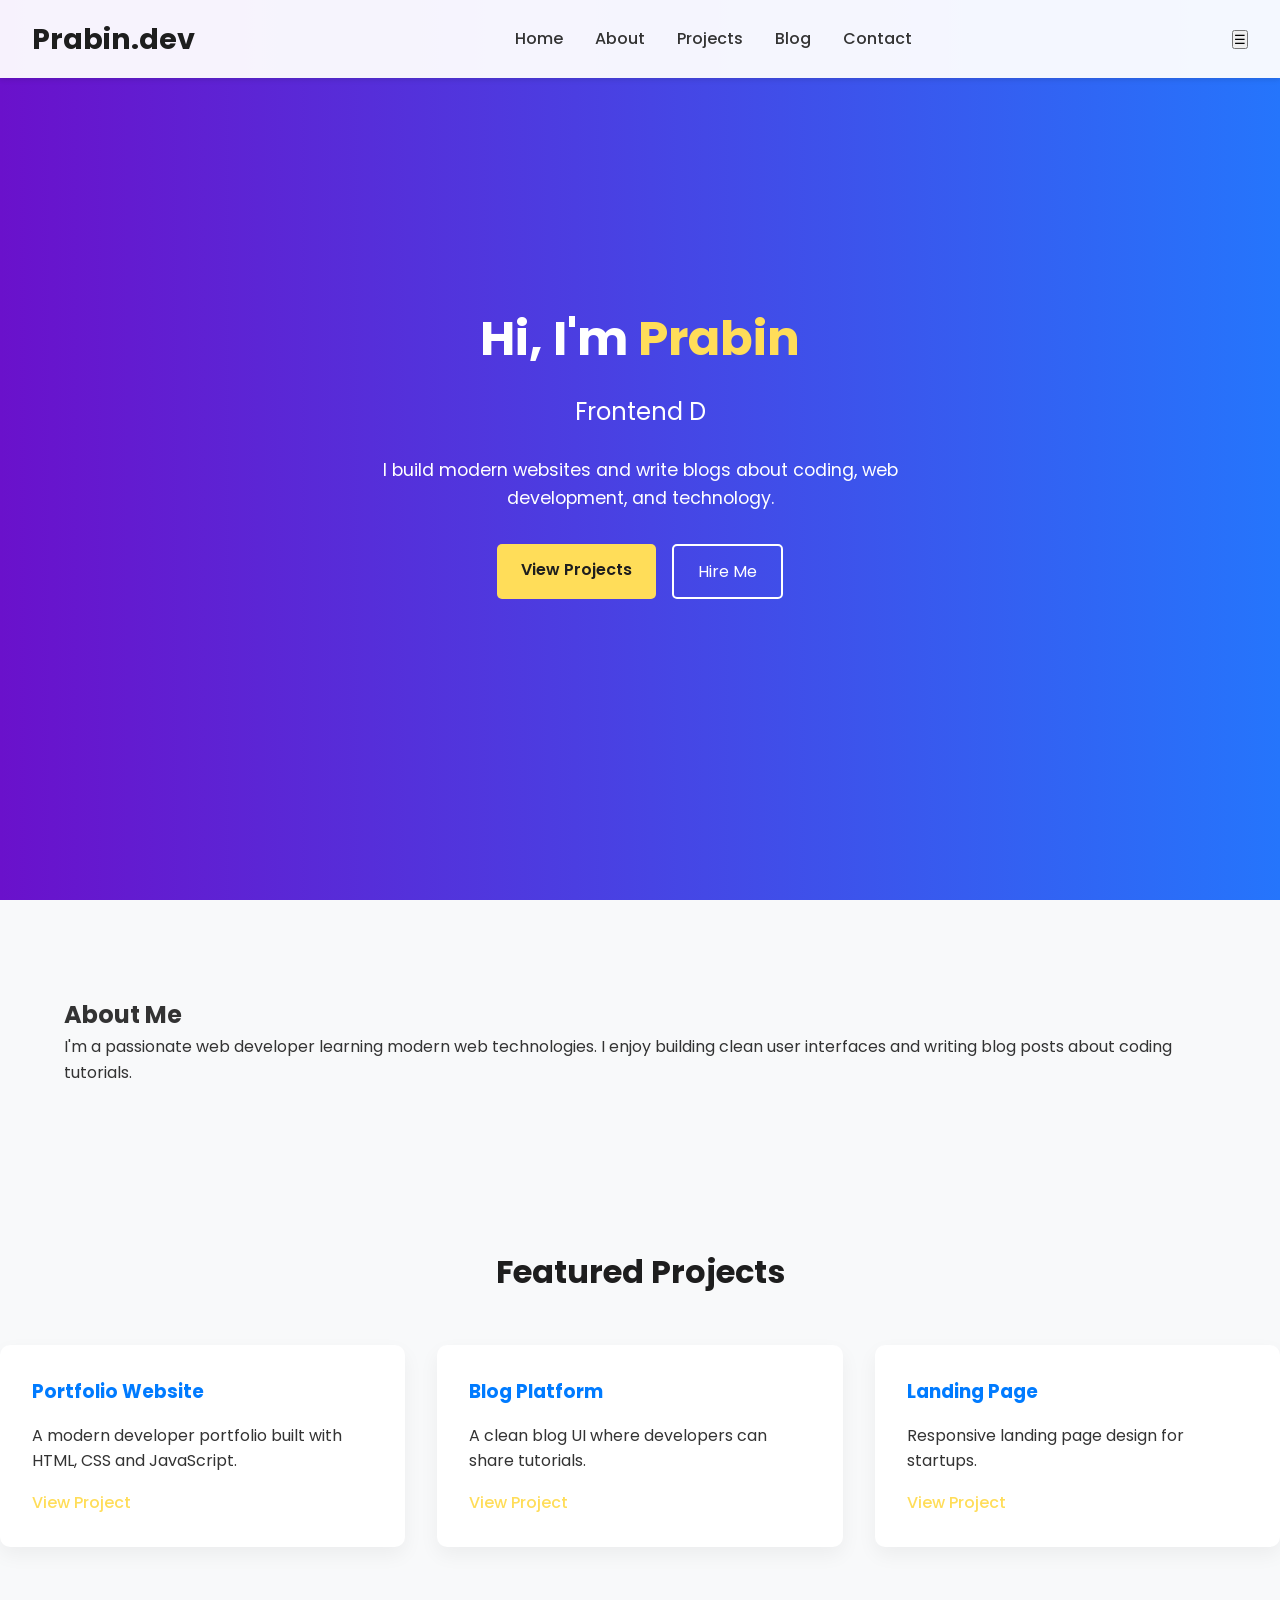
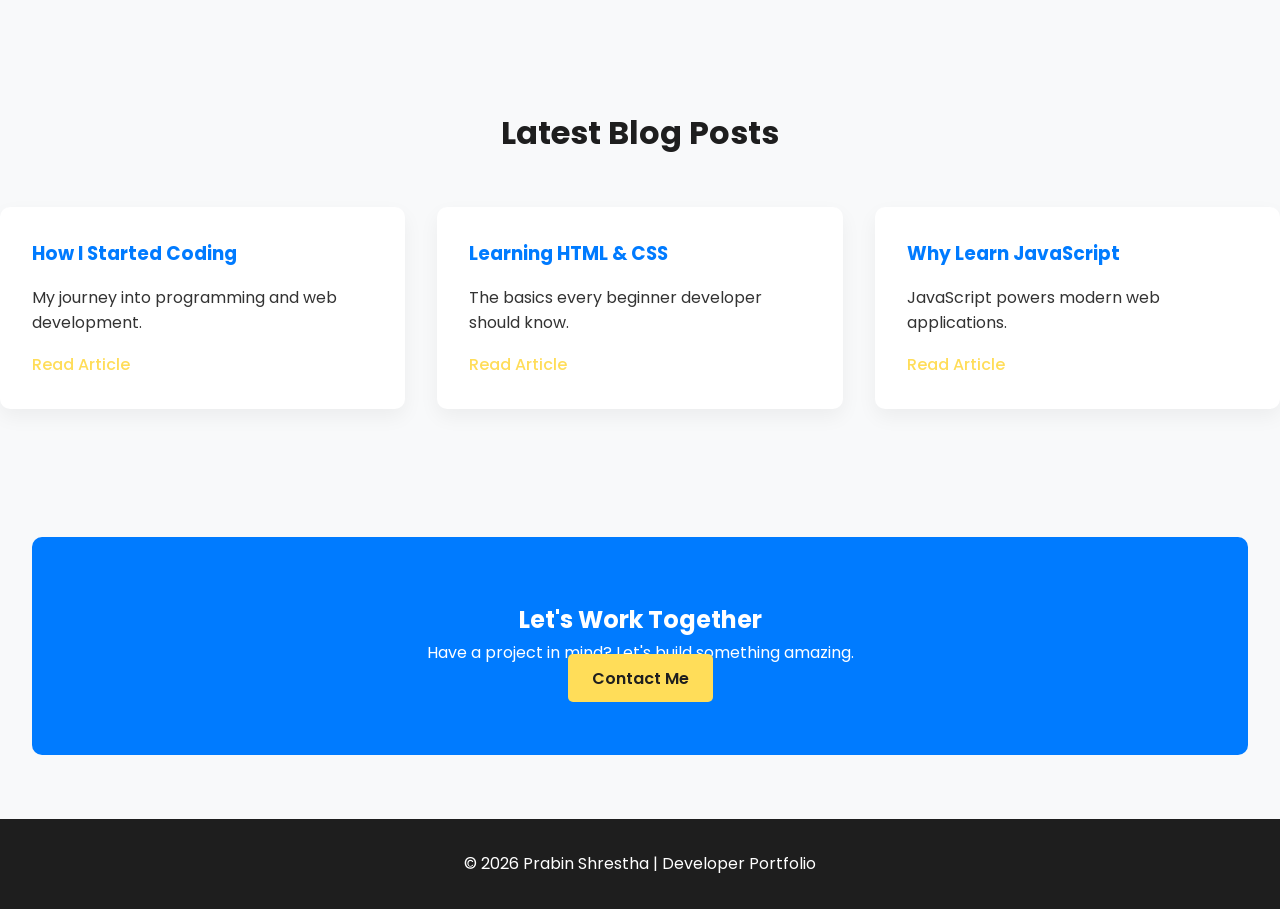
<file: index.html>
<!DOCTYPE html>
<html lang="en">

<head>

<meta charset="UTF-8">
<meta name="viewport" content="width=device-width, initial-scale=1.0">

<title>Prabin Shrestha | Developer Portfolio</title>

<link rel="stylesheet" href="style.css">

<link href="https://fonts.googleapis.com/css2?family=Poppins:wght@300;400;500;600;700&display=swap" rel="stylesheet">

</head>

<body>

<header class="header">

<nav class="navbar">

<h1 class="logo">Prabin.dev</h1>

<ul class="nav-links">

<li><a href="#">Home</a></li>
<li><a href="about.html">About</a></li>
<li><a href="portfolio.html">Projects</a></li>
<li><a href="blog.html">Blog</a></li>
<li><a href="contact.html">Contact</a></li>

</ul>

</nav>

</header>


<section class="hero">

<div class="hero-content">

<h1>Hi, I'm <span>Prabin</span></h1>

<h2>Frontend Developer & Tech Blogger</h2>

<p>I build modern websites and write blogs about coding, web development, and technology.</p>

<div class="hero-buttons">

<a href="portfolio.html" class="btn">View Projects</a>
<a href="contact.html" class="btn-outline">Hire Me</a>

</div>

</div>

</section>

<section class="about">

<div class="container">

<h2>About Me</h2>

<p>

I'm a passionate web developer learning modern web technologies.  
I enjoy building clean user interfaces and writing blog posts about coding tutorials.

</p>

</div>

</section>

<section class="projects">

<h2 class="section-title">Featured Projects</h2>

<div class="project-grid">

<div class="project-card">

<h3>Portfolio Website</h3>

<p>A modern developer portfolio built with HTML, CSS and JavaScript.</p>

<a href="#">View Project</a>

</div>

<div class="project-card">

<h3>Blog Platform</h3>

<p>A clean blog UI where developers can share tutorials.</p>

<a href="#">View Project</a>

</div>

<div class="project-card">

<h3>Landing Page</h3>

<p>Responsive landing page design for startups.</p>

<a href="#">View Project</a>

</div>

</div>

</section>


<section class="blog">

<h2 class="section-title">Latest Blog Posts</h2>

<div class="blog-grid">

<div class="blog-card">

<h3>How I Started Coding</h3>

<p>My journey into programming and web development.</p>

<a href="blog.html">Read Article</a>

</div>

<div class="blog-card">

<h3>Learning HTML & CSS</h3>

<p>The basics every beginner developer should know.</p>

<a href="blog.html">Read Article</a>

</div>

<div class="blog-card">

<h3>Why Learn JavaScript</h3>

<p>JavaScript powers modern web applications.</p>

<a href="blog.html">Read Article</a>

</div>

</div>

</section>


<section class="cta">

<h2>Let's Work Together</h2>

<p>Have a project in mind? Let's build something amazing.</p>

<a href="contact.html" class="btn">Contact Me</a>

</section>


<footer>

<p>© 2026 Prabin Shrestha | Developer Portfolio</p>

</footer>

<script src="script.js"></script>

</body>

</html>
</file>
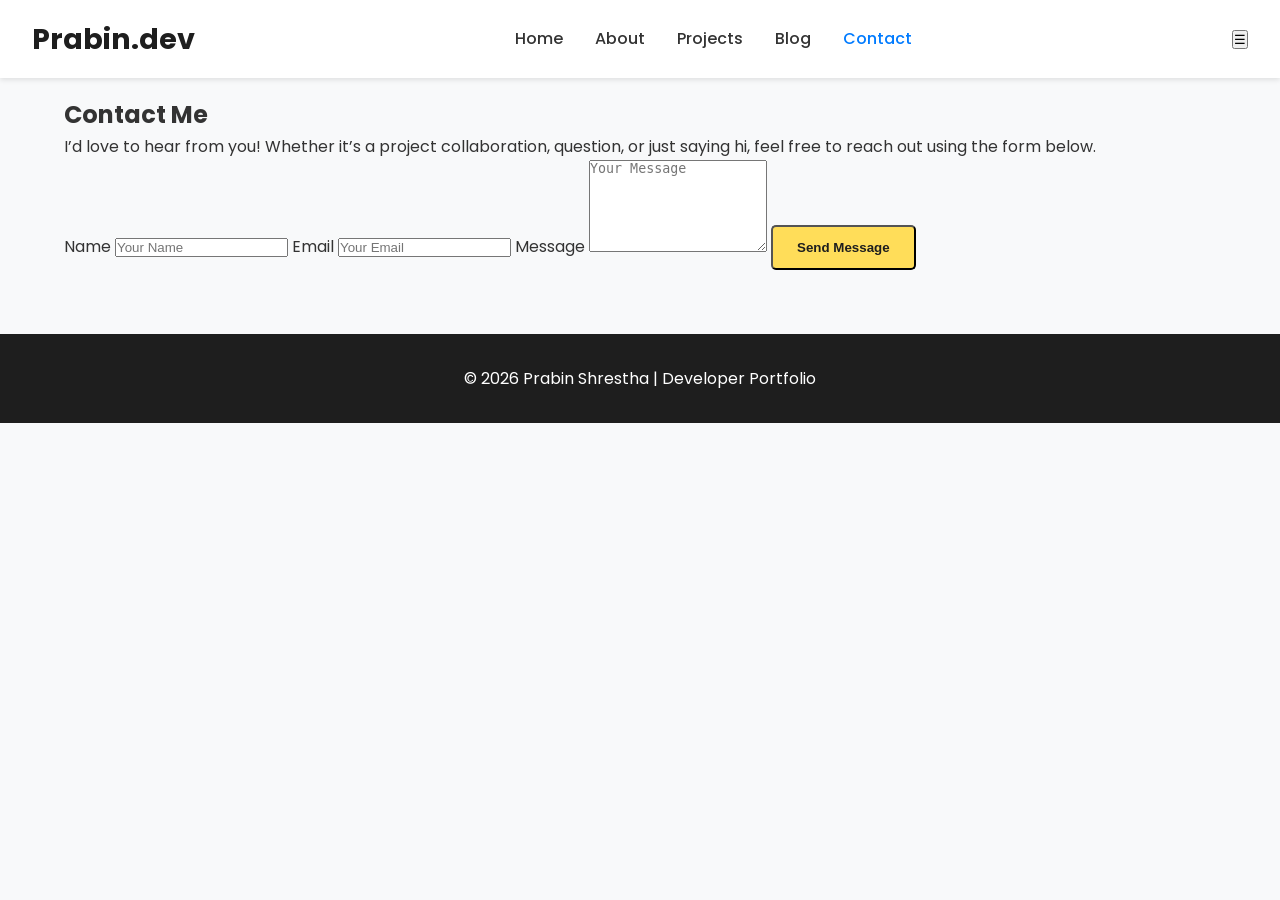
<file: contact.html>
<!DOCTYPE html>
<html lang="en">

<head>
<meta charset="UTF-8">
<meta name="viewport" content="width=device-width, initial-scale=1.0">
<title>Contact Me | Prabin Shrestha</title>
<link rel="stylesheet" href="style.css">
<link href="https://fonts.googleapis.com/css2?family=Poppins:wght@300;400;500;600;700&display=swap" rel="stylesheet">
</head>

<body>

<header class="header">
<nav class="navbar">
<h1 class="logo">Prabin.dev</h1>
<ul class="nav-links">
<li><a href="index.html">Home</a></li>
<li><a href="about.html">About</a></li>
<li><a href="portfolio.html">Projects</a></li>
<li><a href="blog.html">Blog</a></li>
<li><a href="contact.html" class="active">Contact</a></li>
</ul>
</nav>
</header>

<section class="contact-page">
<div class="container">

<h1>Contact Me</h1>
<p class="section-description">I’d love to hear from you! Whether it’s a project collaboration, question, or just saying hi, feel free to reach out using the form below.</p>

<div class="contact-form-wrapper">

<form class="contact-form" action="https://formspree.io/f/YOUR_FORM_ID" method="POST">

<label for="name">Name</label>
<input type="text" id="name" name="name" placeholder="Your Name" required>

<label for="email">Email</label>
<input type="email" id="email" name="email" placeholder="Your Email" required>

<label for="message">Message</label>
<textarea id="message" name="message" placeholder="Your Message" rows="6" required></textarea>

<button type="submit" class="btn">Send Message</button>

</form>

</div>
</div>
</section>

<footer>
<p>© 2026 Prabin Shrestha | Developer Portfolio</p>
</footer>

<script src="script.js"></script>
</body>
</html>
</file>
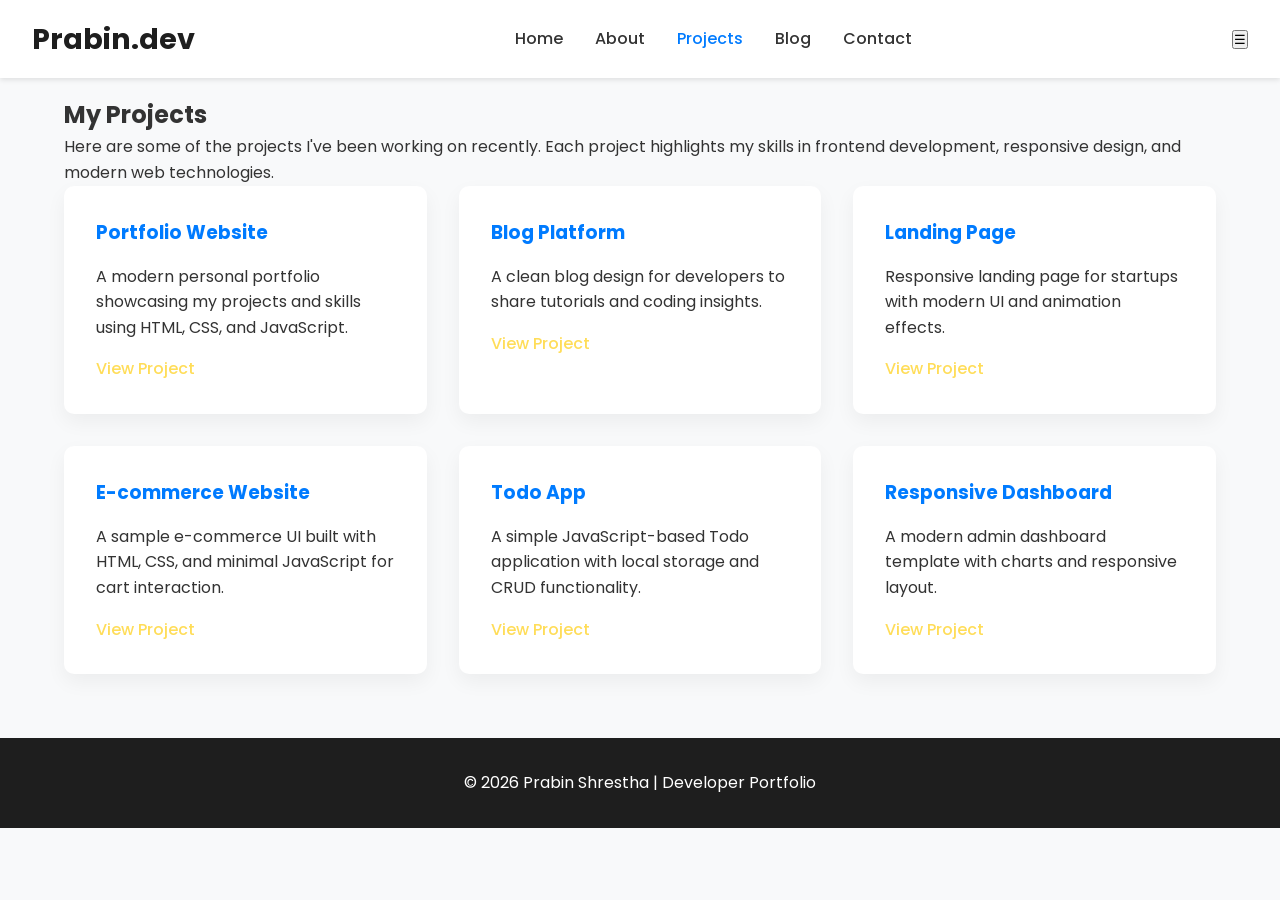
<file: portfolio.html>
<!DOCTYPE html>
<html lang="en">

<head>
<meta charset="UTF-8">
<meta name="viewport" content="width=device-width, initial-scale=1.0">
<title>My Portfolio | Prabin Shrestha</title>
<link rel="stylesheet" href="style.css">
<link href="https://fonts.googleapis.com/css2?family=Poppins:wght@300;400;500;600;700&display=swap" rel="stylesheet">
</head>

<body>

<header class="header">
<nav class="navbar">
<h1 class="logo">Prabin.dev</h1>
<ul class="nav-links">
<li><a href="index.html">Home</a></li>
<li><a href="about.html">About</a></li>
<li><a href="portfolio.html" class="active">Projects</a></li>
<li><a href="blog.html">Blog</a></li>
<li><a href="contact.html">Contact</a></li>
</ul>
</nav>
</header>

<section class="portfolio-page">
<div class="container">

<h1>My Projects</h1>
<p class="section-description">Here are some of the projects I've been working on recently. Each project highlights my skills in frontend development, responsive design, and modern web technologies.</p>

<div class="project-grid">

<!-- Project 1 -->
<div class="project-card">
<h3>Portfolio Website</h3>
<p>A modern personal portfolio showcasing my projects and skills using HTML, CSS, and JavaScript.</p>
<a href="#" target="_blank">View Project</a>
</div>

<!-- Project 2 -->
<div class="project-card">
<h3>Blog Platform</h3>
<p>A clean blog design for developers to share tutorials and coding insights.</p>
<a href="#" target="_blank">View Project</a>
</div>

<!-- Project 3 -->
<div class="project-card">
<h3>Landing Page</h3>
<p>Responsive landing page for startups with modern UI and animation effects.</p>
<a href="#" target="_blank">View Project</a>
</div>

<!-- Project 4 -->
<div class="project-card">
<h3>E-commerce Website</h3>
<p>A sample e-commerce UI built with HTML, CSS, and minimal JavaScript for cart interaction.</p>
<a href="#" target="_blank">View Project</a>
</div>

<!-- Project 5 -->
<div class="project-card">
<h3>Todo App</h3>
<p>A simple JavaScript-based Todo application with local storage and CRUD functionality.</p>
<a href="#" target="_blank">View Project</a>
</div>

<!-- Project 6 -->
<div class="project-card">
<h3>Responsive Dashboard</h3>
<p>A modern admin dashboard template with charts and responsive layout.</p>
<a href="#" target="_blank">View Project</a>
</div>

</div>
</div>
</section>

<footer>
<p>© 2026 Prabin Shrestha | Developer Portfolio</p>
</footer>

<script src="script.js"></script>
</body>
</html>
</file>
<file: style.css>
* {
    margin: 0;
    padding: 0;
    box-sizing: border-box;
}

body {
    font-family: 'Poppins', sans-serif;
    line-height: 1.6;
    background-color: #f8f9fa;
    color: #333;
}

a {
    text-decoration: none;
    color: inherit;
}

.container {
    width: 90%;
    max-width: 1200px;
    margin: 0 auto;
}

.header {
    width: 100%;
    position: fixed;
    top: 0;
    left: 0;
    background-color: rgba(255, 255, 255, 0.95);
    box-shadow: 0 2px 5px rgba(0,0,0,0.1);
    z-index: 1000;
}

.navbar {
    display: flex;
    justify-content: space-between;
    align-items: center;
    padding: 1rem 2rem;
}

.logo {
    font-size: 1.8rem;
    font-weight: 700;
    color: #1e1e1e;
}

.nav-links {
    list-style: none;
    display: flex;
    gap: 2rem;
}

.nav-links li a {
    font-weight: 500;
    color: #333;
    transition: color 0.3s;
}

.nav-links li a:hover,
.nav-links li a.active {
    color: #007bff;
}

.hero {
    display: flex;
    align-items: center;
    justify-content: center;
    height: 100vh;
    background: linear-gradient(to right, #6a11cb, #2575fc);
    color: #fff;
    text-align: center;
    padding: 0 1rem;
}

.hero h1 {
    font-size: 3rem;
    margin-bottom: 1rem;
}

.hero h1 span {
    color: #ffdd59;
}

.hero h2 {
    font-size: 1.5rem;
    font-weight: 400;
    margin-bottom: 1.5rem;
}

.hero p {
    font-size: 1.1rem;
    margin-bottom: 2rem;
    max-width: 600px;
    margin-left: auto;
    margin-right: auto;
}

.hero-buttons {
    display: flex;
    gap: 1rem;
    justify-content: center;
}

.btn {
    background-color: #ffdd59;
    color: #1e1e1e;
    padding: 0.8rem 1.5rem;
    border-radius: 5px;
    font-weight: 600;
    transition: all 0.3s;
}

.btn:hover {
    background-color: #ffc107;
}

.btn-outline {
    border: 2px solid #fff;
    color: #fff;
    background: transparent;
    padding: 0.8rem 1.5rem;
    border-radius: 5px;
    transition: all 0.3s;
}

.btn-outline:hover {
    background-color: #fff;
    color: #1e1e1e;
}


section {
    padding: 6rem 0 4rem 0;
}

.section-title {
    text-align: center;
    font-size: 2rem;
    margin-bottom: 3rem;
    color: #1e1e1e;
}


.about-page .about-content {
    display: flex;
    align-items: center;
    gap: 3rem;
    flex-wrap: wrap;
    margin-top: 2rem;
}

.about-text {
    flex: 1 1 400px;
}

.about-text p {
    margin-bottom: 1rem;
}

.about-image {
    flex: 1 1 300px;
    text-align: center;
}

.about-image img {
    width: 100%;
    max-width: 300px;
    border-radius: 10px;
    box-shadow: 0 10px 25px rgba(0,0,0,0.1);
}


.project-grid {
    display: grid;
    grid-template-columns: repeat(auto-fit, minmax(280px, 1fr));
    gap: 2rem;
}

.project-card {
    background-color: #fff;
    padding: 2rem;
    border-radius: 10px;
    box-shadow: 0 8px 20px rgba(0,0,0,0.05);
    transition: transform 0.3s, box-shadow 0.3s;
}

.project-card:hover {
    transform: translateY(-10px);
    box-shadow: 0 12px 25px rgba(0,0,0,0.15);
}

.project-card h3 {
    margin-bottom: 1rem;
    color: #007bff;
}

.project-card a {
    display: inline-block;
    margin-top: 1rem;
    font-weight: 500;
    color: #ffdd59;
}


.blog-grid {
    display: grid;
    grid-template-columns: repeat(auto-fit, minmax(280px, 1fr));
    gap: 2rem;
}

.blog-card {
    background-color: #fff;
    padding: 2rem;
    border-radius: 10px;
    box-shadow: 0 8px 20px rgba(0,0,0,0.05);
    transition: transform 0.3s, box-shadow 0.3s;
}

.blog-card:hover {
    transform: translateY(-10px);
    box-shadow: 0 12px 25px rgba(0,0,0,0.15);
}

.blog-card h3 {
    margin-bottom: 1rem;
    color: #007bff;
}

.blog-card a {
    display: inline-block;
    margin-top: 1rem;
    font-weight: 500;
    color: #ffdd59;
}


.cta {
    background: #007bff;
    color: #fff;
    text-align: center;
    padding: 4rem 1rem;
    border-radius: 10px;
    margin: 4rem 2rem;
}

.cta a.btn {
    background-color: #ffdd59;
    color: #1e1e1e;
}


footer {
    text-align: center;
    padding: 2rem 1rem;
    background-color: #1e1e1e;
    color: #fff;
}


@media (max-width: 768px) {
    .hero h1 {
        font-size: 2.5rem;
    }

    .hero h2 {
        font-size: 1.2rem;
    }

    .about-page .about-content {
        flex-direction: column-reverse;
    }

    .hero-buttons {
        flex-direction: column;
        gap: 1rem;
    }
}
</file>
